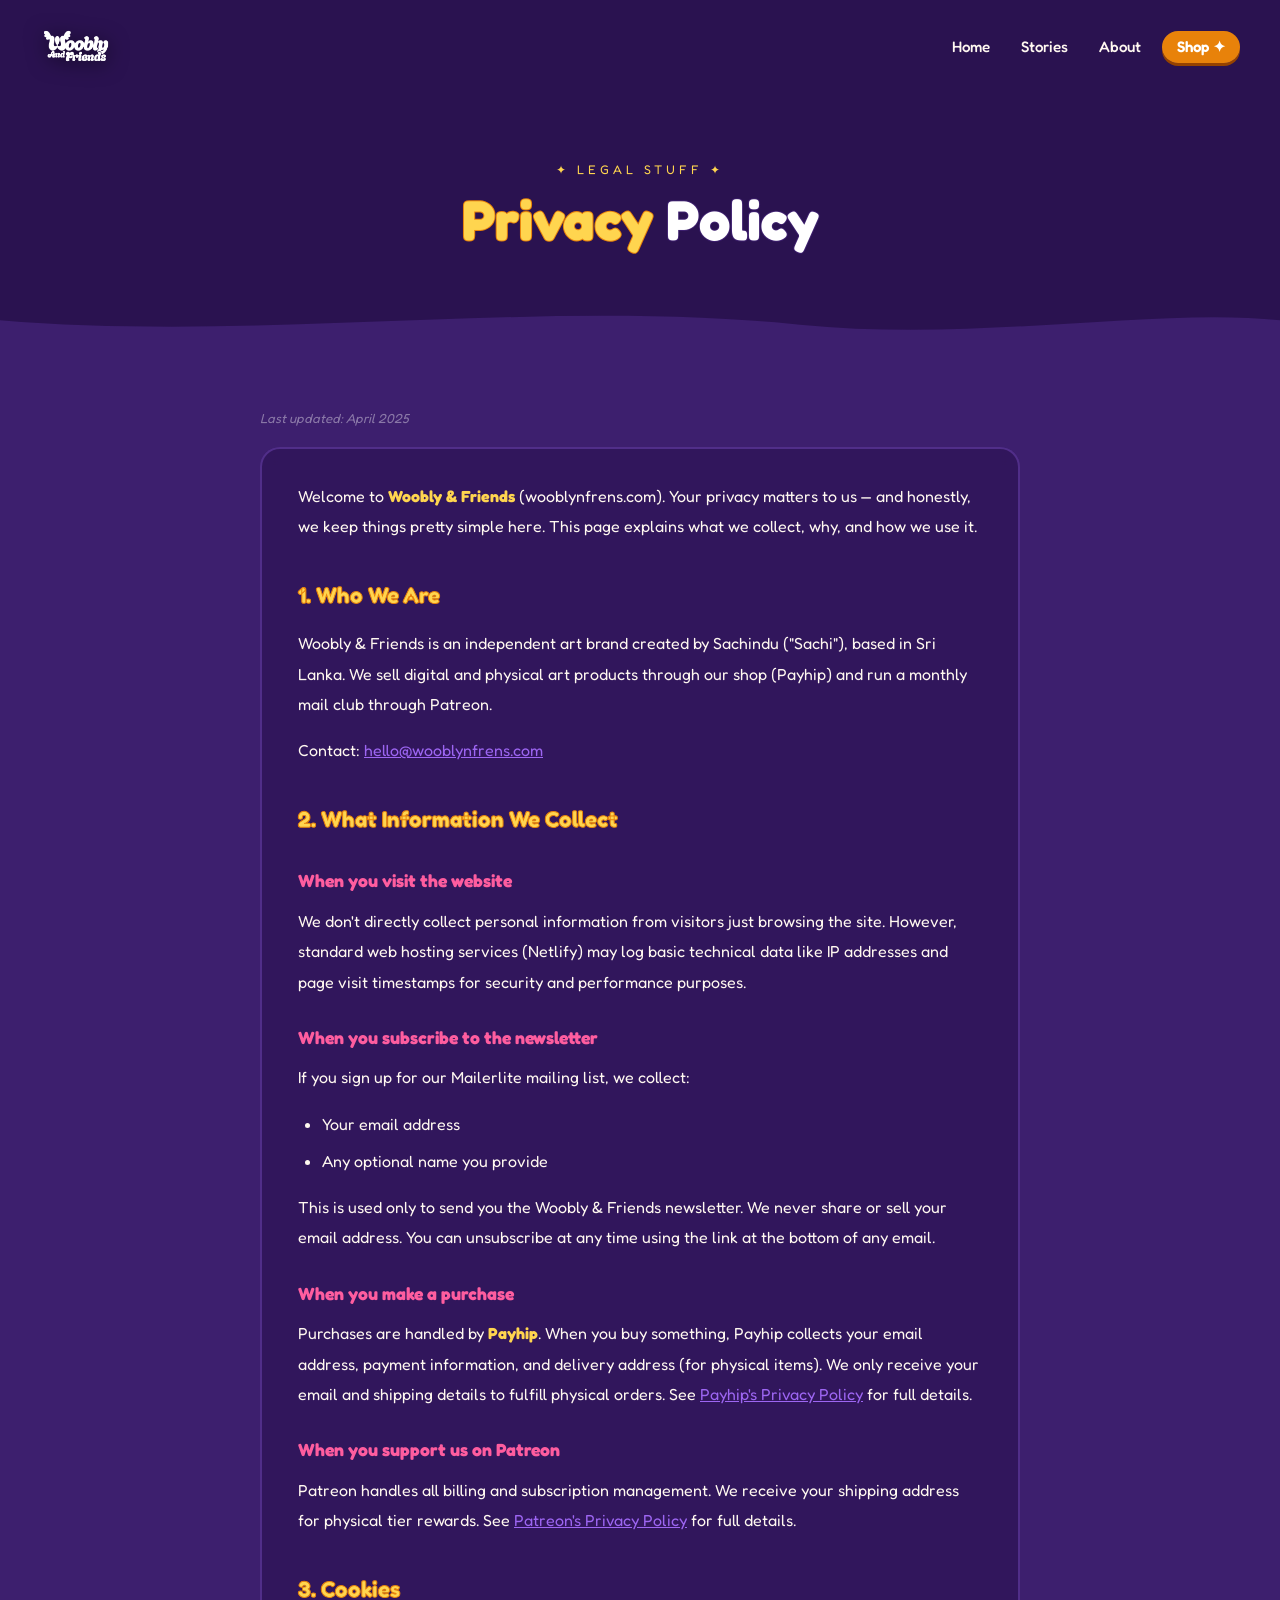
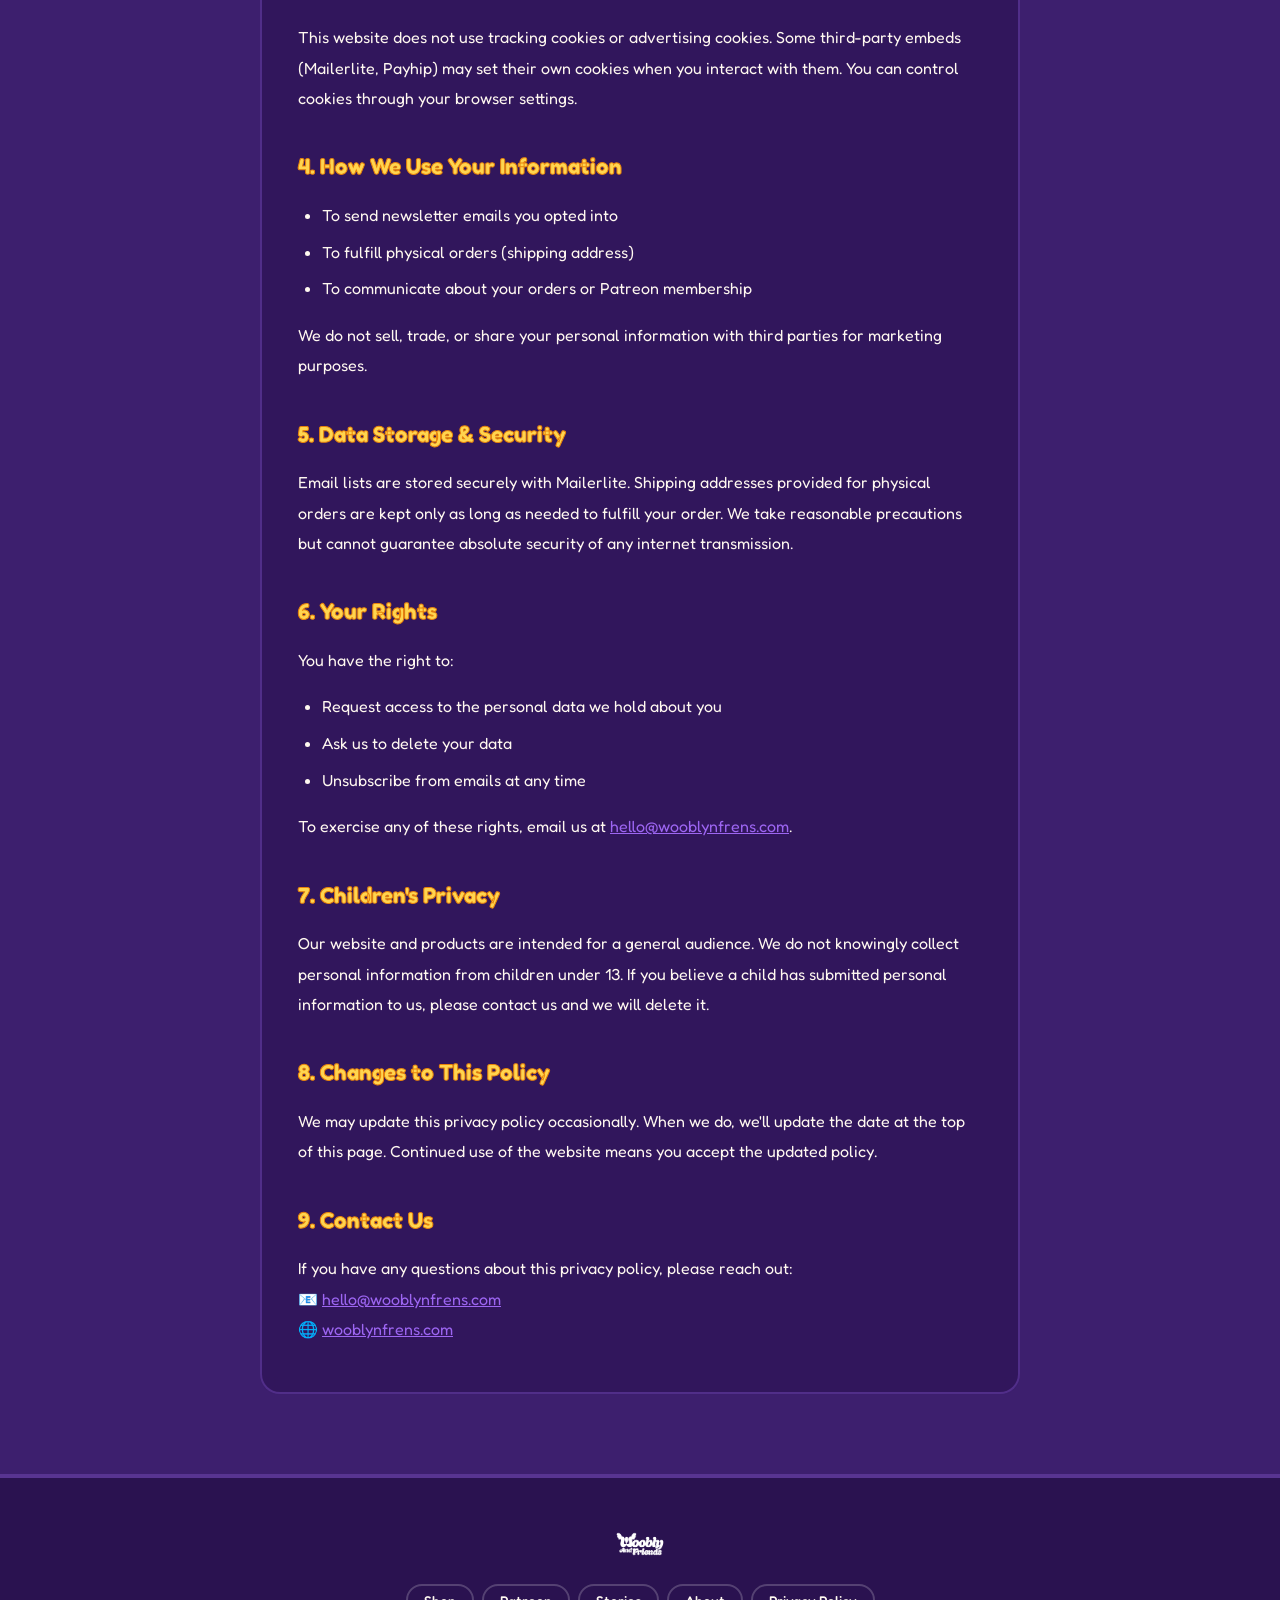
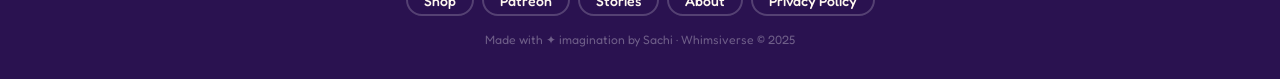
<file: privacy/index.html>
<!DOCTYPE html>
<html lang="en">
<head>
<meta charset="UTF-8">
<meta name="viewport" content="width=device-width, initial-scale=1.0">
<title>Privacy Policy — Woobly & Friends</title>
<link rel="icon" type="image/png" href="../assets/favicon.png">
<link rel="preconnect" href="https://fonts.googleapis.com">
<link href="https://fonts.googleapis.com/css2?family=Fredoka+One&family=Fredoka:wght@400;500;600&display=swap" rel="stylesheet">
<link rel="stylesheet" href="../assets/style.css">
<style>
.page-hero {
  position:relative; min-height:38vh;
  display:flex; flex-direction:column; align-items:center; justify-content:center;
  padding:8rem 2rem 3.5rem; text-align:center; overflow:hidden;
}
.page-hero-bg { position:absolute;inset:0;z-index:0;background-image:url('../assets/purplebg.jpg');background-size:cover;background-position:center; }
.page-hero-bg-fallback { position:absolute;inset:0;z-index:0;background:linear-gradient(160deg,#3d1f6e 0%,#5a2d8f 60%,#2a1250 100%); }
.page-hero > * { position:relative; z-index:2; }
.page-hero-title {
  font-family:'Fredoka One',cursive; font-size:clamp(2rem,6vw,3.5rem);
  color:var(--white); -webkit-text-stroke:2px var(--purple-dark); paint-order:stroke fill;
  opacity:0; animation:popIn 0.5s ease forwards 0.2s;
}
.page-hero-title .c-yellow { color:var(--yellow); -webkit-text-stroke:2px var(--orange); }

.section-policy { background:var(--purple-dark); padding:4rem 2rem 5rem; }
.policy-content {
  max-width:760px; margin:0 auto;
  font-size:1rem; color:var(--cream); line-height:1.9;
}
.policy-content h2 {
  font-family:'Fredoka One',cursive; font-size:1.4rem;
  color:var(--yellow); margin:2rem 0 0.75rem;
  -webkit-text-stroke:1px var(--orange);
}
.policy-content h3 {
  font-family:'Fredoka One',cursive; font-size:1.1rem;
  color:var(--pink); margin:1.5rem 0 0.5rem;
}
.policy-content p { margin-bottom:1rem; }
.policy-content ul { padding-left:1.5rem; margin-bottom:1rem; }
.policy-content ul li { margin-bottom:0.4rem; }
.policy-content a { color:var(--lilac); }
.policy-content a:hover { color:var(--pink); }
.policy-content strong { color:var(--yellow); }
.policy-updated {
  font-size:0.82rem; color:rgba(255,255,255,0.4);
  margin-bottom:2rem; font-style:italic;
}
.policy-card {
  background:rgba(42,18,80,0.6); border:2px solid rgba(157,102,242,0.3);
  border-radius:1.25rem; padding:2rem 2.25rem;
  backdrop-filter:blur(8px);
}
</style>
</head>
<body>

<nav id="mainNav">
  <a href="../index.html" class="nav-logo">
    <img src="../assets/logo.png" alt="Woobly & Friends" onerror="this.style.display='none';this.nextElementSibling.style.display='block'">
    <span class="nav-logo-text" style="display:none">Woobly & Friends</span>
  </a>
  <button class="nav-hamburger" id="navHamburger" aria-label="Menu"><span></span><span></span><span></span></button>
  <ul class="nav-links" id="navLinks">
    <li><a href="../index.html">Home</a></li>
    <li><a href="../story/index.html">Stories</a></li>
    <li><a href="../about/index.html">About</a></li>
    <li><a href="https://shop.wooblynfrens.com" target="_blank" class="nav-shop">Shop ✦</a></li>
  </ul>
</nav>

<section class="page-hero">
  <div class="page-hero-bg-fallback"></div>
  <div class="page-hero-bg"></div>
  <div class="stars-layer" aria-hidden="true">
    <span class="star twinkle" style="top:20%;left:6%;width:32px;animation-delay:0s"><img src="../assets/star_yellow.svg" alt=""></span>
    <span class="star float"   style="top:30%;right:7%;width:22px;animation-delay:0.8s"><img src="../assets/star_pink.svg" alt=""></span>
    <span class="star spin"    style="bottom:20%;left:12%;width:20px;animation-delay:0.5s"><img src="../assets/star_blue.svg" alt=""></span>
  </div>
  <p class="section-eyebrow" style="opacity:0;animation:popIn 0.5s ease forwards 0.1s">✦ legal stuff ✦</p>
  <h1 class="page-hero-title"><span class="c-yellow">Privacy</span> Policy</h1>
  <svg style="position:absolute;bottom:0;left:0;right:0;z-index:3" viewBox="0 0 1440 50" xmlns="http://www.w3.org/2000/svg" preserveAspectRatio="none">
    <path d="M0,25 C300,50 600,0 900,30 C1100,50 1300,10 1440,25 L1440,50 L0,50 Z" fill="#3d1f6e"/>
  </svg>
</section>

<section class="section-policy">
  <div class="policy-content reveal">
    <p class="policy-updated">Last updated: April 2025</p>

    <div class="policy-card">

      <p>Welcome to <strong>Woobly & Friends</strong> (wooblynfrens.com). Your privacy matters to us — and honestly, we keep things pretty simple here. This page explains what we collect, why, and how we use it.</p>

      <h2>1. Who We Are</h2>
      <p>Woobly & Friends is an independent art brand created by Sachindu ("Sachi"), based in Sri Lanka. We sell digital and physical art products through our shop (Payhip) and run a monthly mail club through Patreon.</p>
      <p>Contact: <a href="mailto:hello@wooblynfrens.com">hello@wooblynfrens.com</a></p>

      <h2>2. What Information We Collect</h2>

      <h3>When you visit the website</h3>
      <p>We don't directly collect personal information from visitors just browsing the site. However, standard web hosting services (Netlify) may log basic technical data like IP addresses and page visit timestamps for security and performance purposes.</p>

      <h3>When you subscribe to the newsletter</h3>
      <p>If you sign up for our Mailerlite mailing list, we collect:</p>
      <ul>
        <li>Your email address</li>
        <li>Any optional name you provide</li>
      </ul>
      <p>This is used only to send you the Woobly & Friends newsletter. We never share or sell your email address. You can unsubscribe at any time using the link at the bottom of any email.</p>

      <h3>When you make a purchase</h3>
      <p>Purchases are handled by <strong>Payhip</strong>. When you buy something, Payhip collects your email address, payment information, and delivery address (for physical items). We only receive your email and shipping details to fulfill physical orders. See <a href="https://payhip.com/privacy" target="_blank">Payhip's Privacy Policy</a> for full details.</p>

      <h3>When you support us on Patreon</h3>
      <p>Patreon handles all billing and subscription management. We receive your shipping address for physical tier rewards. See <a href="https://privacy.patreon.com" target="_blank">Patreon's Privacy Policy</a> for full details.</p>

      <h2>3. Cookies</h2>
      <p>This website does not use tracking cookies or advertising cookies. Some third-party embeds (Mailerlite, Payhip) may set their own cookies when you interact with them. You can control cookies through your browser settings.</p>

      <h2>4. How We Use Your Information</h2>
      <ul>
        <li>To send newsletter emails you opted into</li>
        <li>To fulfill physical orders (shipping address)</li>
        <li>To communicate about your orders or Patreon membership</li>
      </ul>
      <p>We do not sell, trade, or share your personal information with third parties for marketing purposes.</p>

      <h2>5. Data Storage & Security</h2>
      <p>Email lists are stored securely with Mailerlite. Shipping addresses provided for physical orders are kept only as long as needed to fulfill your order. We take reasonable precautions but cannot guarantee absolute security of any internet transmission.</p>

      <h2>6. Your Rights</h2>
      <p>You have the right to:</p>
      <ul>
        <li>Request access to the personal data we hold about you</li>
        <li>Ask us to delete your data</li>
        <li>Unsubscribe from emails at any time</li>
      </ul>
      <p>To exercise any of these rights, email us at <a href="mailto:hello@wooblynfrens.com">hello@wooblynfrens.com</a>.</p>

      <h2>7. Children's Privacy</h2>
      <p>Our website and products are intended for a general audience. We do not knowingly collect personal information from children under 13. If you believe a child has submitted personal information to us, please contact us and we will delete it.</p>

      <h2>8. Changes to This Policy</h2>
      <p>We may update this privacy policy occasionally. When we do, we'll update the date at the top of this page. Continued use of the website means you accept the updated policy.</p>

      <h2>9. Contact Us</h2>
      <p>If you have any questions about this privacy policy, please reach out:<br>
      📧 <a href="mailto:hello@wooblynfrens.com">hello@wooblynfrens.com</a><br>
      🌐 <a href="https://wooblynfrens.com">wooblynfrens.com</a></p>

    </div>
  </div>
</section>

<footer>
  <a href="../index.html">
    <img class="footer-logo-img" src="../assets/logo.png" alt="Woobly & Friends" onerror="this.style.display='none';this.nextElementSibling.style.display='block'">
    <span class="footer-logo-text" style="display:none">Woobly & Friends</span>
  </a>
  <div class="footer-links">
    <a href="https://shop.wooblynfrens.com" target="_blank">Shop</a>
    <a href="https://www.patreon.com/c/wooblynfrens" target="_blank">Patreon</a>
    <a href="../story/index.html">Stories</a>
    <a href="../about/index.html">About</a>
    <a href="index.html">Privacy Policy</a>
  </div>
  <p class="footer-copy">Made with ✦ imagination by Sachi · Whimsiverse © 2025</p>
</footer>

<script>
  const ham = document.getElementById('navHamburger');
  const nl = document.getElementById('navLinks');
  ham.addEventListener('click', () => { ham.classList.toggle('open'); nl.classList.toggle('open'); });
  nl.querySelectorAll('a').forEach(a => a.addEventListener('click', () => { ham.classList.remove('open'); nl.classList.remove('open'); }));
  const nav = document.getElementById('mainNav');
  window.addEventListener('scroll', () => nav.classList.toggle('scrolled', window.scrollY > 40));
  const obs = new IntersectionObserver(entries => {
    entries.forEach((e,i) => { if (e.isIntersecting) { setTimeout(() => e.target.classList.add('on'), i*80); obs.unobserve(e.target); } });
  }, { threshold:0.08 });
  document.querySelectorAll('.reveal').forEach(el => obs.observe(el));
</script>
</body>
</html>
</file>
<file: assets/style.css>
/* ══════════════════════════════════════════
   WOOBLY & FRIENDS — Shared Stylesheet v2
   Whimsiverse © 2025 Sachi
══════════════════════════════════════════ */

@import url('https://fonts.googleapis.com/css2?family=Fredoka+One&family=Fredoka:wght@400;500;600&display=swap');

* { margin:0; padding:0; box-sizing:border-box; }

:root {
  --purple:        #5a2d8f;
  --purple-mid:    #6b3fa0;
  --purple-dark:   #3d1f6e;
  --purple-deep:   #2a1250;
  --purple-cloud:  #9d66f2;
  --yellow:        #FFD54F;
  --orange:        #E8820A;
  --pink:          #fe5d9f;
  --blue:          #6180f2;
  --lilac:         #9d66f2;
  --cream:         #FFF8F0;
  --green:         #5BBF6A;
  --white:         #FFFFFF;
}

html { scroll-behavior:smooth; }

body {
  font-family:'Fredoka', sans-serif;
  font-weight:400;
  background:var(--purple-deep);
  color:var(--white);
  overflow-x:hidden;
}

.bg-purple {
  position:relative;
  background-image:url('../assets/purplebg.jpg');
  background-size:cover;
  background-repeat:repeat;
}

/* ── NAV ── */
nav {
  position:fixed; top:0; left:0; right:0; z-index:500;
  display:flex; align-items:center; justify-content:space-between;
  padding:0.65rem 2.5rem;
  background:transparent;
  transition:background 0.3s, backdrop-filter 0.3s;
}
nav.scrolled {
  background:rgba(42,18,80,0.92);
  backdrop-filter:blur(14px);
  border-bottom:2px solid rgba(157,102,242,0.3);
}

/* BIG LOGO */
.nav-logo { display:flex; align-items:center; text-decoration:none; flex-shrink:0; }
.nav-logo img {
  height:72px; width:auto; display:block;
  filter:drop-shadow(0 3px 10px rgba(0,0,0,0.55));
  transition:transform 0.2s;
}
.nav-logo img:hover { transform:scale(1.06) rotate(-2deg); }
.nav-logo-text {
  font-family:'Fredoka One',cursive; font-size:1.3rem;
  color:var(--yellow); text-decoration:none;
  -webkit-text-stroke:1px var(--orange); paint-order:stroke fill;
  text-shadow:2px 2px 0 var(--purple-dark);
}

/* Nav links */
.nav-links { display:flex; gap:0.15rem; list-style:none; align-items:center; }
.nav-links a {
  color:var(--cream); text-decoration:none; font-weight:500; font-size:0.95rem;
  padding:0.4rem 0.9rem; border-radius:50px;
  transition:background 0.15s, color 0.15s; white-space:nowrap;
}
.nav-links a:hover, .nav-links a.active { background:rgba(157,102,242,0.3); color:var(--yellow); }
.nav-shop {
  background:var(--orange) !important; color:var(--white) !important;
  font-weight:600 !important; box-shadow:0 3px 0 #954200; margin-left:0.25rem;
}
.nav-shop:hover { background:var(--yellow) !important; color:var(--purple-deep) !important; box-shadow:0 3px 0 #b89000; }

/* Hamburger */
.nav-hamburger {
  display:none; flex-direction:column; gap:5px; cursor:pointer;
  background:none; border:none; padding:6px; z-index:600;
}
.nav-hamburger span {
  display:block; width:26px; height:3px;
  background:var(--cream); border-radius:3px; transition:all 0.25s;
}
.nav-hamburger.open span:nth-child(1) { transform:translateY(8px) rotate(45deg); }
.nav-hamburger.open span:nth-child(2) { opacity:0; }
.nav-hamburger.open span:nth-child(3) { transform:translateY(-8px) rotate(-45deg); }

/* ── BUTTONS ── */
.btn {
  font-family:'Fredoka One',cursive; font-size:1.05rem; letter-spacing:0.3px;
  padding:0.75rem 2.25rem; border-radius:50px;
  text-decoration:none; border:none; cursor:pointer;
  display:inline-block; transition:transform 0.15s, box-shadow 0.15s;
}
.btn:hover { transform:translateY(-3px); }
.btn:active { transform:translateY(1px); }
.btn-fill { background:var(--orange); color:var(--white); box-shadow:0 5px 0 #954200; }
.btn-fill:hover { box-shadow:0 7px 0 #954200; }
.btn-ghost {
  background:transparent; color:var(--yellow);
  border:3px solid var(--yellow); box-shadow:0 4px 0 #9a7000;
}
.btn-ghost:hover { background:var(--yellow); color:var(--purple-deep); box-shadow:0 6px 0 #9a7000; }
.btn-pink { background:var(--pink); color:var(--white); box-shadow:0 5px 0 #a03060; }
.btn-pink:hover { box-shadow:0 7px 0 #a03060; }

/* ── WAVE DIVIDERS ── */
.wave { display:block; width:100%; margin-bottom:-2px; }

/* ── SECTION SHARED ── */
.section-eyebrow {
  font-family:'Fredoka One',cursive; font-size:0.78rem;
  letter-spacing:4px; text-transform:uppercase; color:var(--yellow); margin-bottom:0.5rem;
}
.section-heading {
  font-family:'Fredoka One',cursive; font-size:clamp(2rem,5vw,3rem); line-height:1.1;
  color:var(--white); -webkit-text-stroke:1.5px var(--purple-dark); paint-order:stroke fill;
  margin-bottom:1.25rem;
}
.section-heading .c-yellow { color:var(--yellow); -webkit-text-stroke:1.5px var(--orange); }
.section-heading .c-pink   { color:var(--pink);   -webkit-text-stroke:1.5px #a03060; }
.section-heading .c-blue   { color:var(--blue);   -webkit-text-stroke:1.5px #2a4aaa; }
.section-body {
  font-size:1.05rem; font-weight:400; line-height:1.85;
  color:var(--cream); max-width:600px; margin:0 auto 2rem;
}
.section-body strong { color:var(--yellow); font-weight:600; }
.section-body em     { color:var(--pink); font-style:normal; font-weight:500; }

/* ── STARS — BIGGER ── */
.stars-layer { position:absolute; inset:0; pointer-events:none; z-index:1; overflow:hidden; }
.star { position:absolute; display:block; }
.star img { width:100%; height:100%; object-fit:contain; }

@keyframes starTwinkle {
  0%,100% { opacity:1;   transform:scale(1)    rotate(0deg); }
  50%      { opacity:0.3; transform:scale(0.6)  rotate(25deg); }
}
@keyframes starFloat {
  0%,100% { transform:translateY(0)     rotate(-6deg); }
  50%      { transform:translateY(-13px) rotate(6deg); }
}
@keyframes starSpin {
  from { transform:rotate(0deg)   scale(1); }
  50%  { transform:rotate(180deg) scale(1.25); }
  to   { transform:rotate(360deg) scale(1); }
}
@keyframes starPulse {
  0%,100% { transform:scale(1);    opacity:0.85; }
  50%      { transform:scale(1.35); opacity:1; }
}

.star.twinkle { animation:starTwinkle 2.2s ease-in-out infinite; }
.star.float   { animation:starFloat   3.8s ease-in-out infinite; }
.star.spin    { animation:starSpin    7s   linear infinite; }
.star.pulse   { animation:starPulse   2.8s ease-in-out infinite; }

/* ── FOOTER ── */
footer {
  background:var(--purple-deep);
  border-top:4px solid rgba(157,102,242,0.4);
  padding:2.5rem 2rem 2rem; text-align:center;
}
.footer-logo-img { height:52px; margin:0 auto 0.85rem; display:block; }
.footer-logo-text {
  font-family:'Fredoka One',cursive; font-size:1.5rem;
  color:var(--yellow); -webkit-text-stroke:1px var(--orange);
  paint-order:stroke fill; margin-bottom:0.85rem; display:block;
}
.footer-links { display:flex; gap:0.5rem; justify-content:center; flex-wrap:wrap; margin-bottom:1rem; }
.footer-links a {
  color:var(--cream); text-decoration:none; font-weight:500; font-size:0.88rem;
  padding:0.35rem 1rem; border-radius:50px;
  border:2px solid rgba(255,255,255,0.2); transition:all 0.15s;
}
.footer-links a:hover { background:var(--purple-cloud); border-color:var(--purple-cloud); color:var(--yellow); }

/* Social icon row */
.footer-socials {
  display:flex; gap:0.75rem; justify-content:center; align-items:center;
  margin-bottom:1.25rem; flex-wrap:wrap;
}
.social-icon-link {
  display:flex; align-items:center; justify-content:center;
  width:40px; height:40px; border-radius:50%;
  background:rgba(255,255,255,0.08); border:2px solid rgba(255,255,255,0.18);
  text-decoration:none; color:var(--cream);
  transition:background 0.15s, border-color 0.15s, transform 0.15s;
  overflow:hidden;
  font-size:0.75rem; font-weight:600;
}
.social-icon-link:hover { background:rgba(157,102,242,0.4); border-color:var(--lilac); transform:translateY(-3px); }
.social-icon-link img { width:20px; height:20px; object-fit:contain; display:block; }
.social-icon-link span { font-size:0.75rem; font-weight:700; color:var(--cream); }

/* Bottom bar */
.footer-bottom {
  display:flex; align-items:center; justify-content:center;
  gap:0.6rem; flex-wrap:wrap;
}
.footer-policy {
  font-size:0.76rem; color:rgba(255,255,255,0.35);
  text-decoration:none; transition:color 0.15s;
}
.footer-policy:hover { color:var(--lilac); }
.footer-dot { font-size:0.76rem; color:rgba(255,255,255,0.2); }
.footer-copy { font-size:0.76rem; color:rgba(255,255,255,0.32); }

/* ── SCROLL REVEAL ── */
.reveal { opacity:0; transform:translateY(28px); transition:opacity 0.65s ease, transform 0.65s ease; }
.reveal.on { opacity:1; transform:none; }

/* ── KEYFRAMES ── */
@keyframes popIn {
  from { opacity:0; transform:scale(0.93) translateY(14px); }
  to   { opacity:1; transform:scale(1)    translateY(0); }
}
@keyframes float {
  0%,100% { transform:translateY(0)     rotate(-0.5deg); }
  50%      { transform:translateY(-14px) rotate(0.5deg); }
}
@keyframes bob {
  0%,100% { transform:translateY(0); }
  50%      { transform:translateY(-8px); }
}

/* ══════════════════════════════════════════
   RESPONSIVE
══════════════════════════════════════════ */
@media (max-width:768px) {
  nav { padding:0.55rem 1.25rem; }
  .nav-logo img { height:58px; }
  .nav-hamburger { display:flex; }
  .nav-links {
    position:fixed; top:0; right:-100%; bottom:0;
    width:72vw; max-width:280px;
    background:rgba(42,18,80,0.97); backdrop-filter:blur(16px);
    flex-direction:column; align-items:flex-start;
    padding:6rem 2rem 2rem; gap:0.5rem;
    transition:right 0.3s ease;
    border-left:2px solid rgba(157,102,242,0.3);
    box-shadow:-8px 0 32px rgba(0,0,0,0.4);
  }
  .nav-links.open { right:0; }
  .nav-links a { font-size:1.1rem; padding:0.65rem 1.25rem; width:100%; }
  .nav-shop-fixed { font-size:0.85rem; padding:0.4rem 0.9rem; }
  .section-heading { font-size:clamp(1.7rem,8vw,2.4rem); }
  .section-body { font-size:0.98rem; padding:0 0.25rem; }
  .btn { font-size:0.95rem; padding:0.65rem 1.75rem; }
}
@media (max-width:480px) {
  .nav-logo img { height:48px; }
  .section-eyebrow { font-size:0.7rem; letter-spacing:3px; }
}

/* Nav shop fixed button — always visible outside hamburger */
.nav-shop-fixed {
  font-family:'Fredoka One',cursive; font-size:0.95rem;
  background:var(--pink); color:var(--white);
  padding:0.45rem 1.1rem; border-radius:50px;
  border:2px solid #a03060; text-decoration:none;
  box-shadow:0 3px 0 #a03060;
  transition:transform 0.15s, box-shadow 0.15s;
  white-space:nowrap; flex-shrink:0; margin-left:0.5rem;
}
.nav-shop-fixed:hover { transform:translateY(-2px); box-shadow:0 5px 0 #a03060; }
</file>
